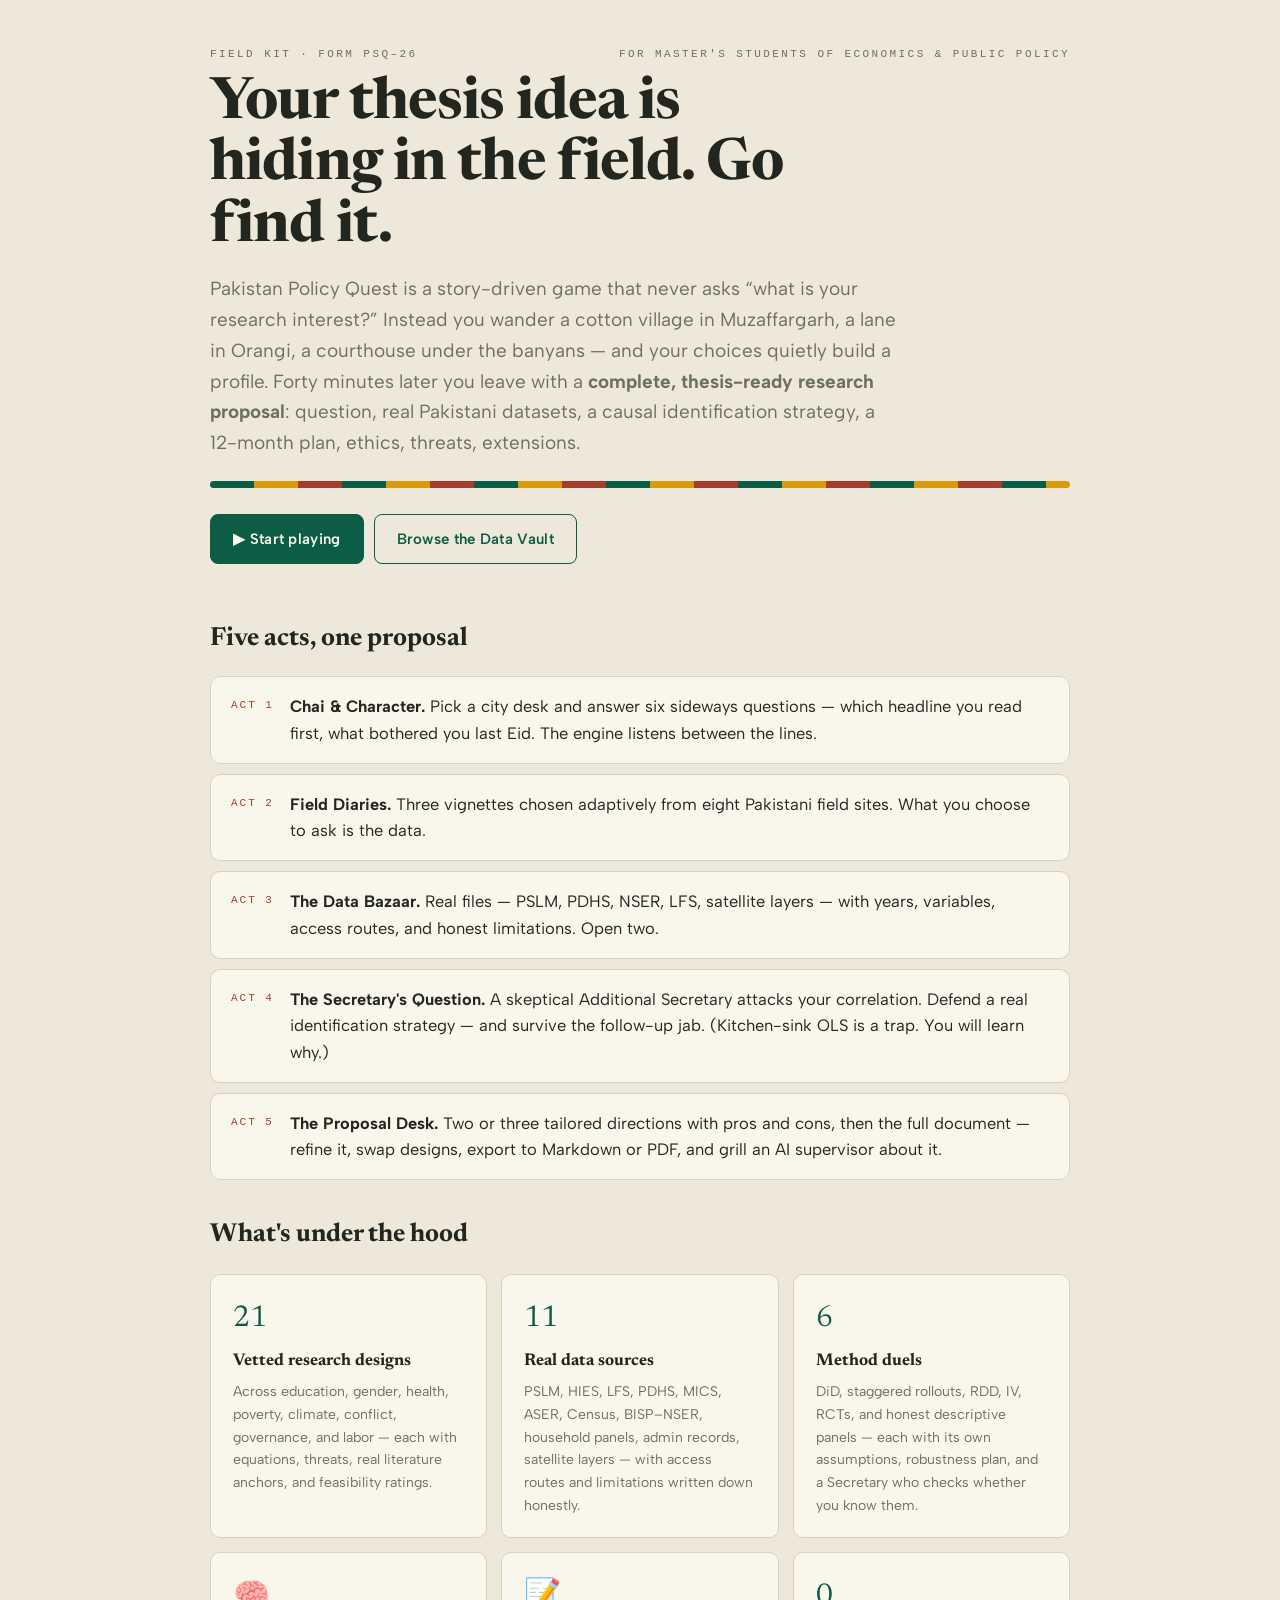
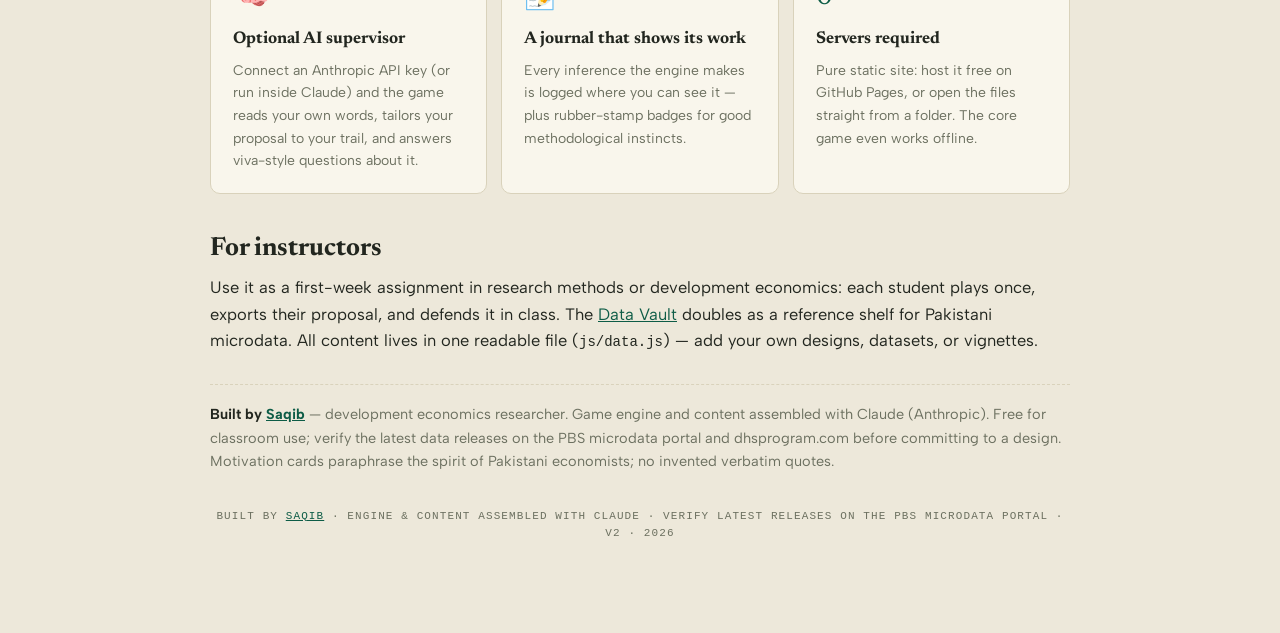
<file: index.html>
<!DOCTYPE html>
<html lang="en">
<head>
<meta charset="utf-8">
<meta name="viewport" content="width=device-width, initial-scale=1">
<title>Pakistan Policy Quest &mdash; From Interest to Impact</title>
<meta name="description" content="A story-driven game that turns Master's students' curiosity into complete, feasible, Pakistan-grounded research proposals: real datasets, causal methods, 12-month plans.">
<link rel="stylesheet" href="css/style.css">
<link rel="preconnect" href="https://fonts.googleapis.com"><link rel="preconnect" href="https://fonts.gstatic.com" crossorigin><link href="https://fonts.googleapis.com/css2?family=Newsreader:opsz,wght@6..72,400;6..72,600;6..72,700&family=Albert+Sans:wght@400;500;600&display=swap" rel="stylesheet"><style>:root{--serif:"Newsreader","Palatino Linotype",Palatino,Georgia,serif;--sans:"Albert Sans",-apple-system,"Segoe UI",Roboto,sans-serif}</style>
</head>
<body>
<div class="wrap">
  <header class="hero">
    <div class="formno"><span>Field Kit &middot; Form PSQ&ndash;26</span><span>For Master's students of economics &amp; public policy</span></div>
    <h1>Your thesis idea is hiding in the field. Go find it.</h1>
    <p class="lede">Pakistan Policy Quest is a story-driven game that never asks &ldquo;what is your research interest?&rdquo; Instead you wander a cotton village in Muzaffargarh, a lane in Orangi, a courthouse under the banyans &mdash; and your choices quietly build a profile. Forty minutes later you leave with a <b>complete, thesis-ready research proposal</b>: question, real Pakistani datasets, a causal identification strategy, a 12-month plan, ethics, threats, extensions.</p>
    <div class="stripe" aria-hidden="true"></div>
    <div class="btnbar">
      <a class="btn" href="play.html" style="text-decoration:none">&#9654; Start playing</a>
      <a class="btn ghost" href="vault.html" style="text-decoration:none">Browse the Data Vault</a>
    </div>
  </header>

  <section class="vs">
    <h2>Five acts, one proposal</h2>
    <div class="actstrip">
      <div class="step"><div><b>Chai &amp; Character.</b> Pick a city desk and answer six sideways questions &mdash; which headline you read first, what bothered you last Eid. The engine listens between the lines.</div></div>
      <div class="step"><div><b>Field Diaries.</b> Three vignettes chosen adaptively from eight Pakistani field sites. What you choose to ask is the data.</div></div>
      <div class="step"><div><b>The Data Bazaar.</b> Real files &mdash; PSLM, PDHS, NSER, LFS, satellite layers &mdash; with years, variables, access routes, and honest limitations. Open two.</div></div>
      <div class="step"><div><b>The Secretary's Question.</b> A skeptical Additional Secretary attacks your correlation. Defend a real identification strategy &mdash; and survive the follow-up jab. (Kitchen-sink OLS is a trap. You will learn why.)</div></div>
      <div class="step"><div><b>The Proposal Desk.</b> Two or three tailored directions with pros and cons, then the full document &mdash; refine it, swap designs, export to Markdown or PDF, and grill an AI supervisor about it.</div></div>
    </div>
  </section>

  <section class="vs">
    <h2>What's under the hood</h2>
    <div class="grid3">
      <div class="feat"><div class="n">21</div><h4>Vetted research designs</h4><p>Across education, gender, health, poverty, climate, conflict, governance, and labor &mdash; each with equations, threats, real literature anchors, and feasibility ratings.</p></div>
      <div class="feat"><div class="n">11</div><h4>Real data sources</h4><p>PSLM, HIES, LFS, PDHS, MICS, ASER, Census, BISP&ndash;NSER, household panels, admin records, satellite layers &mdash; with access routes and limitations written down honestly.</p></div>
      <div class="feat"><div class="n">6</div><h4>Method duels</h4><p>DiD, staggered rollouts, RDD, IV, RCTs, and honest descriptive panels &mdash; each with its own assumptions, robustness plan, and a Secretary who checks whether you know them.</p></div>
      <div class="feat"><div class="n">&#129504;</div><h4>Optional AI supervisor</h4><p>Connect an Anthropic API key (or run inside Claude) and the game reads your own words, tailors your proposal to your trail, and answers viva-style questions about it.</p></div>
      <div class="feat"><div class="n">&#128221;</div><h4>A journal that shows its work</h4><p>Every inference the engine makes is logged where you can see it &mdash; plus rubber-stamp badges for good methodological instincts.</p></div>
      <div class="feat"><div class="n">0</div><h4>Servers required</h4><p>Pure static site: host it free on GitHub Pages, or open the files straight from a folder. The core game even works offline.</p></div>
    </div>
  </section>

  <section class="vs">
    <h2>For instructors</h2>
    <p>Use it as a first-week assignment in research methods or development economics: each student plays once, exports their proposal, and defends it in class. The <a href="vault.html">Data Vault</a> doubles as a reference shelf for Pakistani microdata. All content lives in one readable file (<span style="font-family:var(--mono);font-size:14px">js/data.js</span>) &mdash; add your own designs, datasets, or vignettes.</p>
  </section>

  <div class="credit">
    <p><b>Built by <a href="https://itssaqib.github.io" target="_blank" rel="noopener">Saqib</a></b> &mdash; development economics researcher. Game engine and content assembled with Claude (Anthropic). Free for classroom use; verify the latest data releases on the PBS microdata portal and dhsprogram.com before committing to a design. Motivation cards paraphrase the spirit of Pakistani economists; no invented verbatim quotes.</p>
  </div>
  <footer>Built by <a href="https://itssaqib.github.io" target="_blank" rel="noopener">Saqib</a> &middot; engine &amp; content assembled with Claude &middot; verify latest releases on the PBS microdata portal &middot; v2 &middot; 2026</footer>
</div>
</body>
</html>
</file>
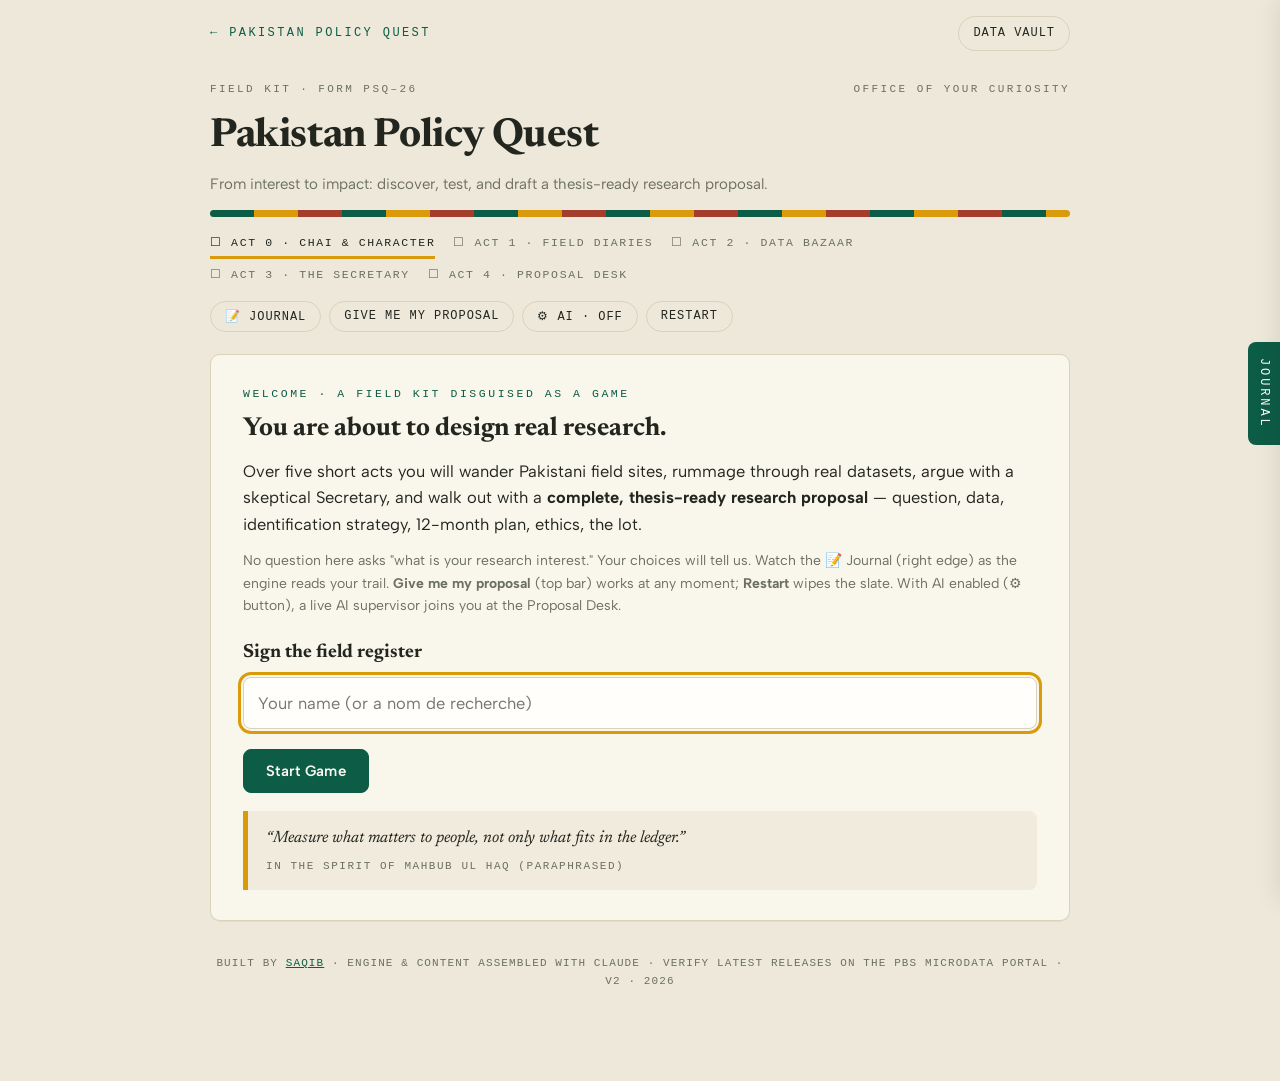
<file: play.html>
<!DOCTYPE html>
<html lang="en">
<head>
<meta charset="utf-8">
<meta name="viewport" content="width=device-width, initial-scale=1">
<title>Play &middot; Pakistan Policy Quest</title>
<meta name="description" content="An interactive research-idea development game for Master's students: discover a thesis-ready, Pakistan-grounded research proposal.">
<link rel="stylesheet" href="css/style.css">
<link rel="preconnect" href="https://fonts.googleapis.com"><link rel="preconnect" href="https://fonts.gstatic.com" crossorigin><link href="https://fonts.googleapis.com/css2?family=Newsreader:opsz,wght@6..72,400;6..72,600;6..72,700&family=Albert+Sans:wght@400;500;600&display=swap" rel="stylesheet"><style>:root{--serif:"Newsreader","Palatino Linotype",Palatino,Georgia,serif;--sans:"Albert Sans",-apple-system,"Segoe UI",Roboto,sans-serif}</style>
</head>
<body>
<div class="wrap">
  <nav class="sitenav noprint">
    <a class="brand" href="index.html">&larr; Pakistan Policy Quest</a>
    <div class="links"><a class="chip" href="vault.html">Data Vault</a></div>
  </nav>
  <header class="masthead">
    <div class="formno"><span>Field Kit &middot; Form PSQ&ndash;26</span><span>Office of Your Curiosity</span></div>
    <h1>Pakistan Policy Quest</h1>
    <div class="sub">From interest to impact: discover, test, and draft a thesis-ready research proposal.</div>
    <div class="stripe" aria-hidden="true"></div>
    <nav class="acts" id="actbar" aria-label="Progress"></nav>
    <div class="topbar noprint">
      <button class="chip" data-act="journal">&#128221; Journal</button>
      <button class="chip" data-act="skip">Give me my proposal</button>
      <button class="chip" id="aichip" data-act="aiCfg">&#9881; AI</button>
      <button class="chip warn" data-act="restartAsk">Restart</button>
    </div>
  </header>
  <main id="screen" aria-live="polite"></main>
  <footer>Built by <a href="https://itssaqib.github.io" target="_blank" rel="noopener">Saqib</a> &middot; engine &amp; content assembled with Claude &middot; verify latest releases on the PBS microdata portal &middot; v2 &middot; 2026</footer>
</div>
<button id="jtab" class="noprint" data-act="journal">Journal</button>
<aside id="journal" class="noprint" aria-label="Research journal">
  <div class="jhead"><h3>&#128221; Research Journal</h3><div class="small">What the engine has inferred so far.</div></div>
  <button class="jclose" data-act="journal" aria-label="Close journal">&times;</button>
  <div id="jbody"></div>
  <div class="stamps" id="stamps"></div>
</aside>
<div id="toast" role="status"></div>
<div id="modalwrap" class="noprint"></div>
<script src="js/data.js"></script>
<script src="js/engine.js"></script>
<script src="js/ai.js"></script>
</body>
</html>
</file>
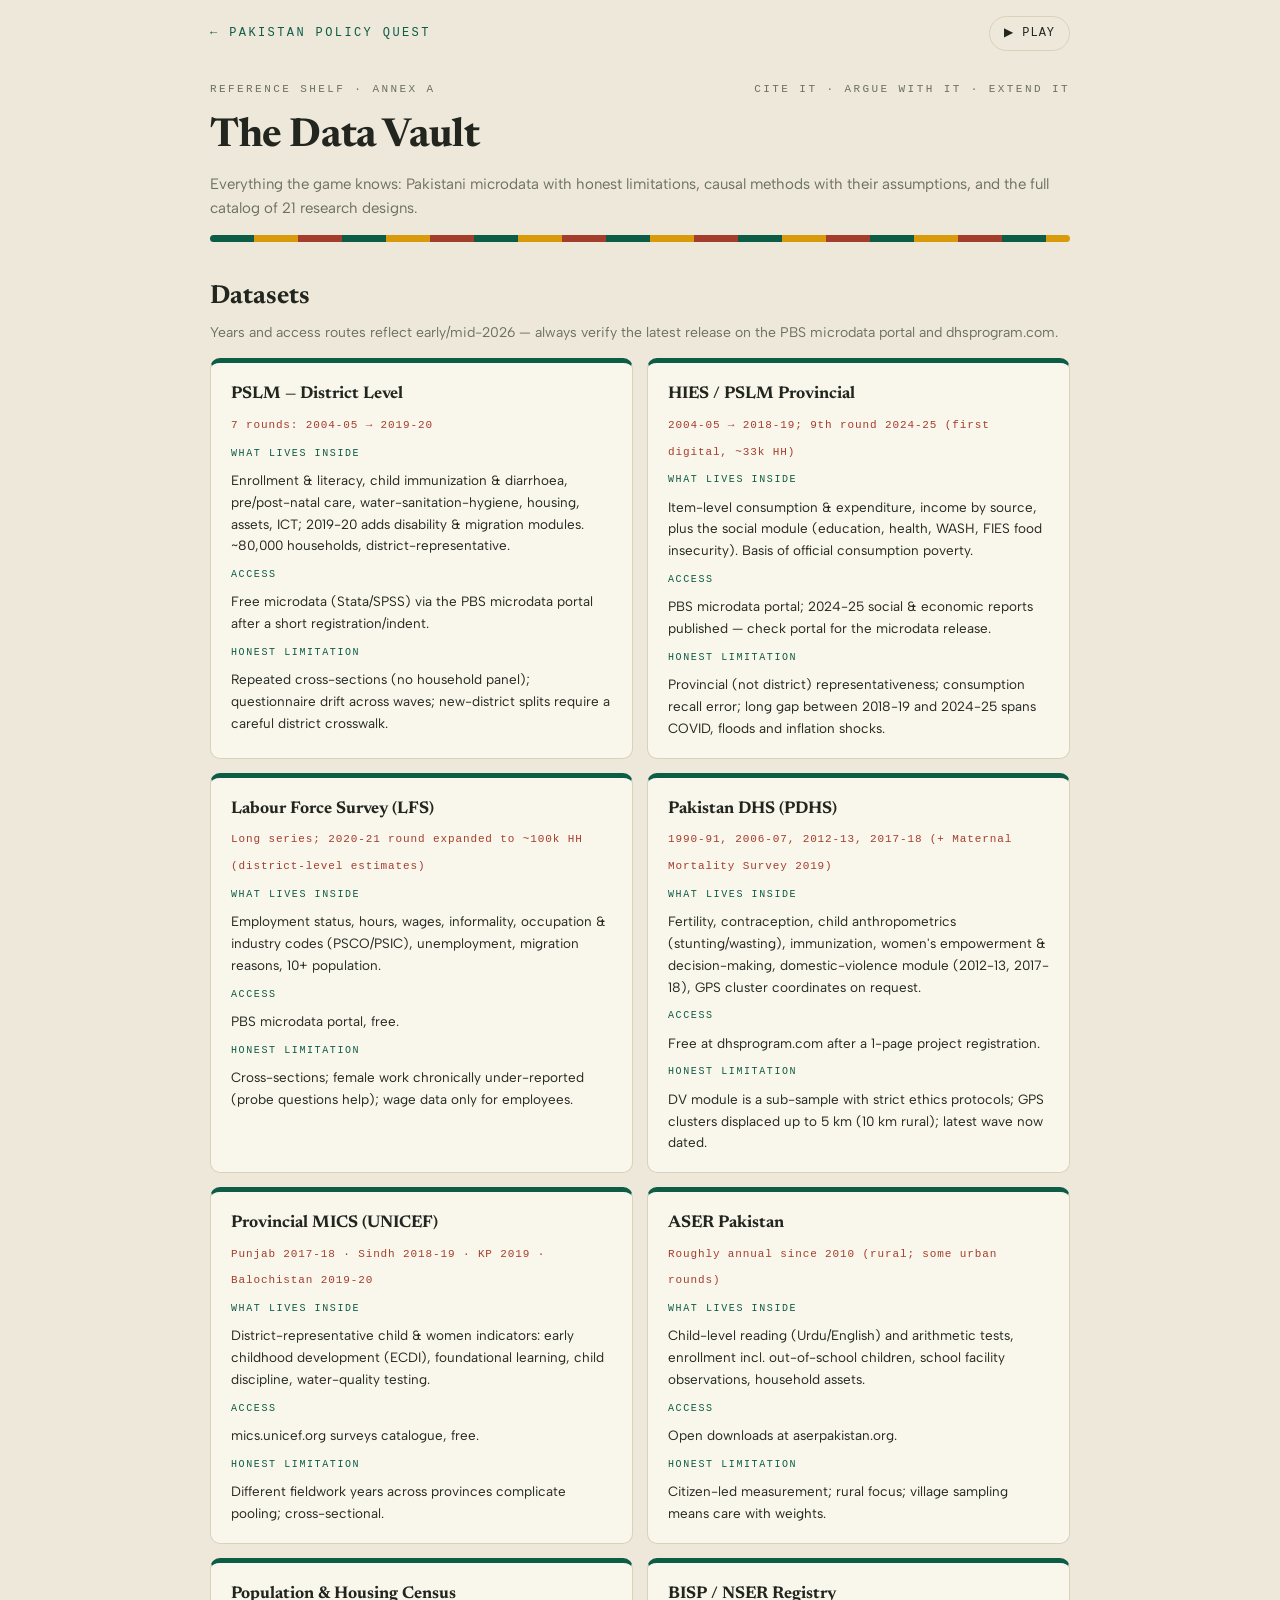
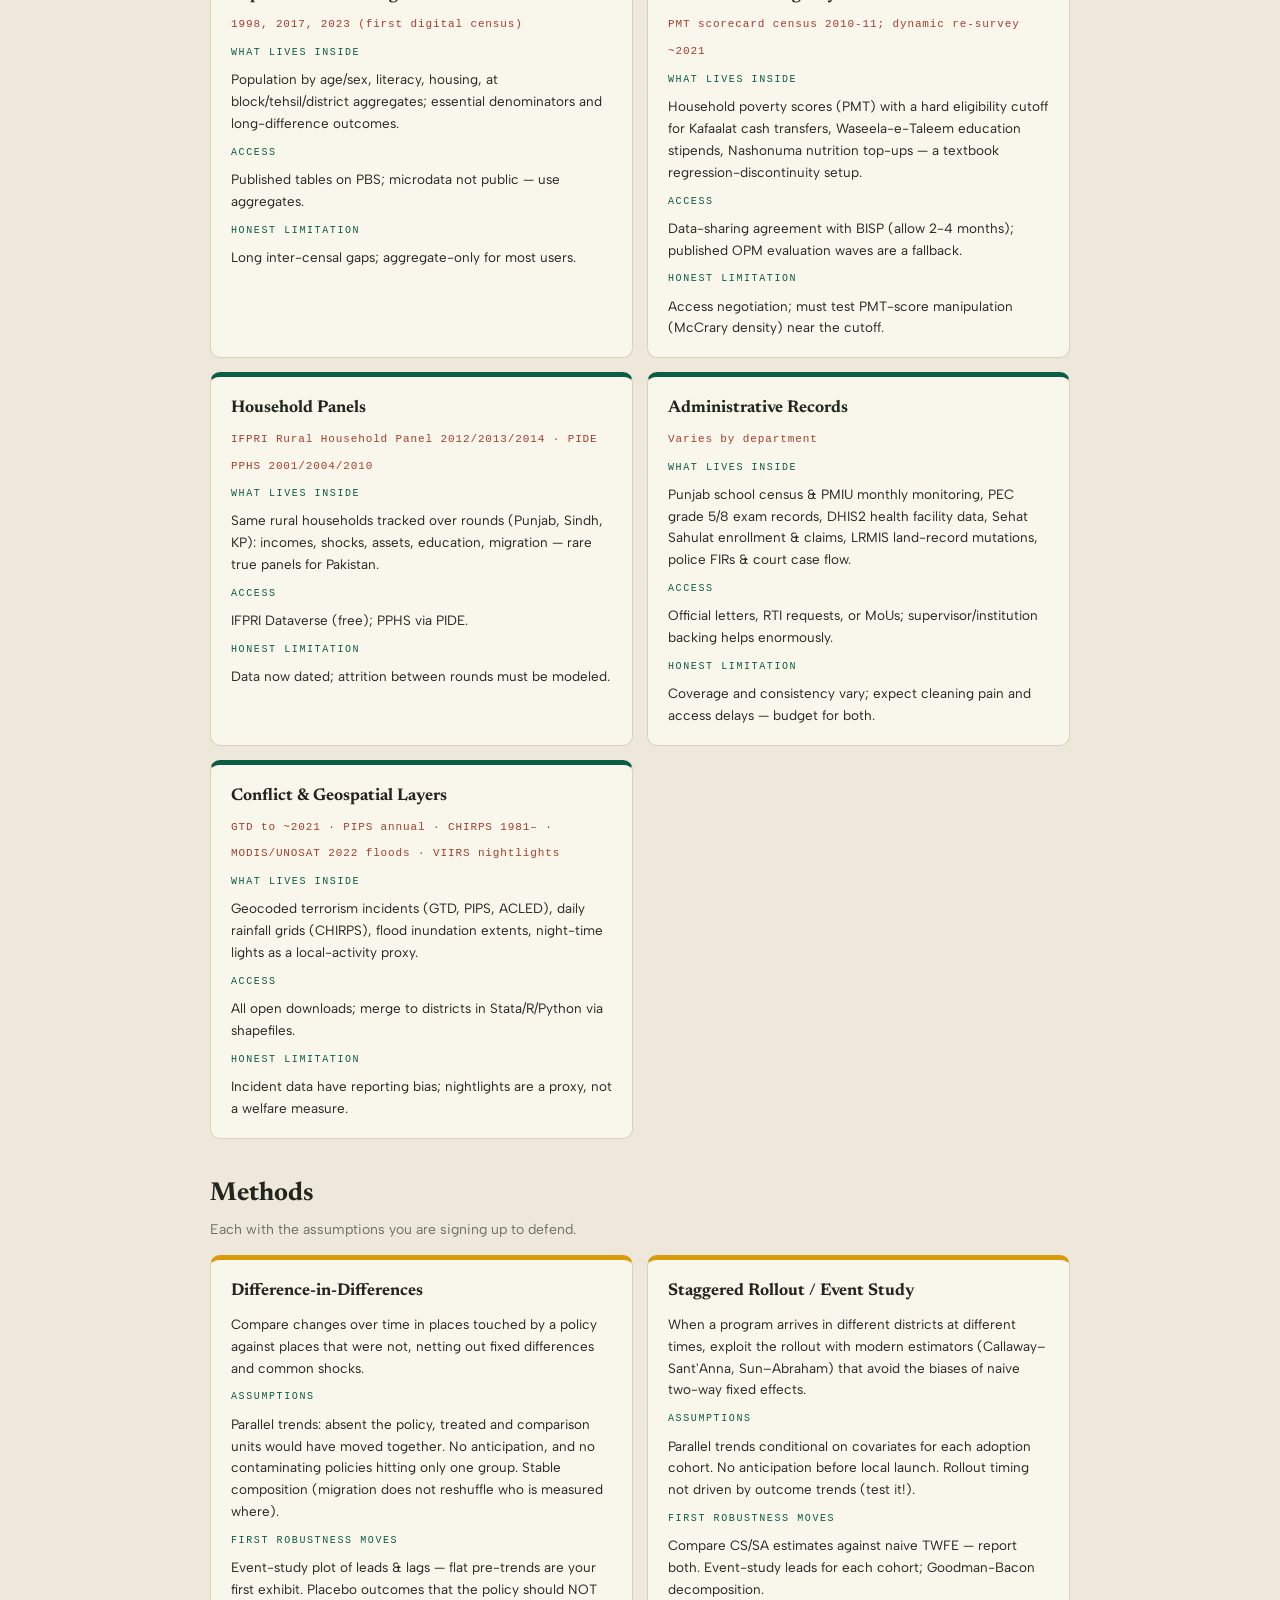
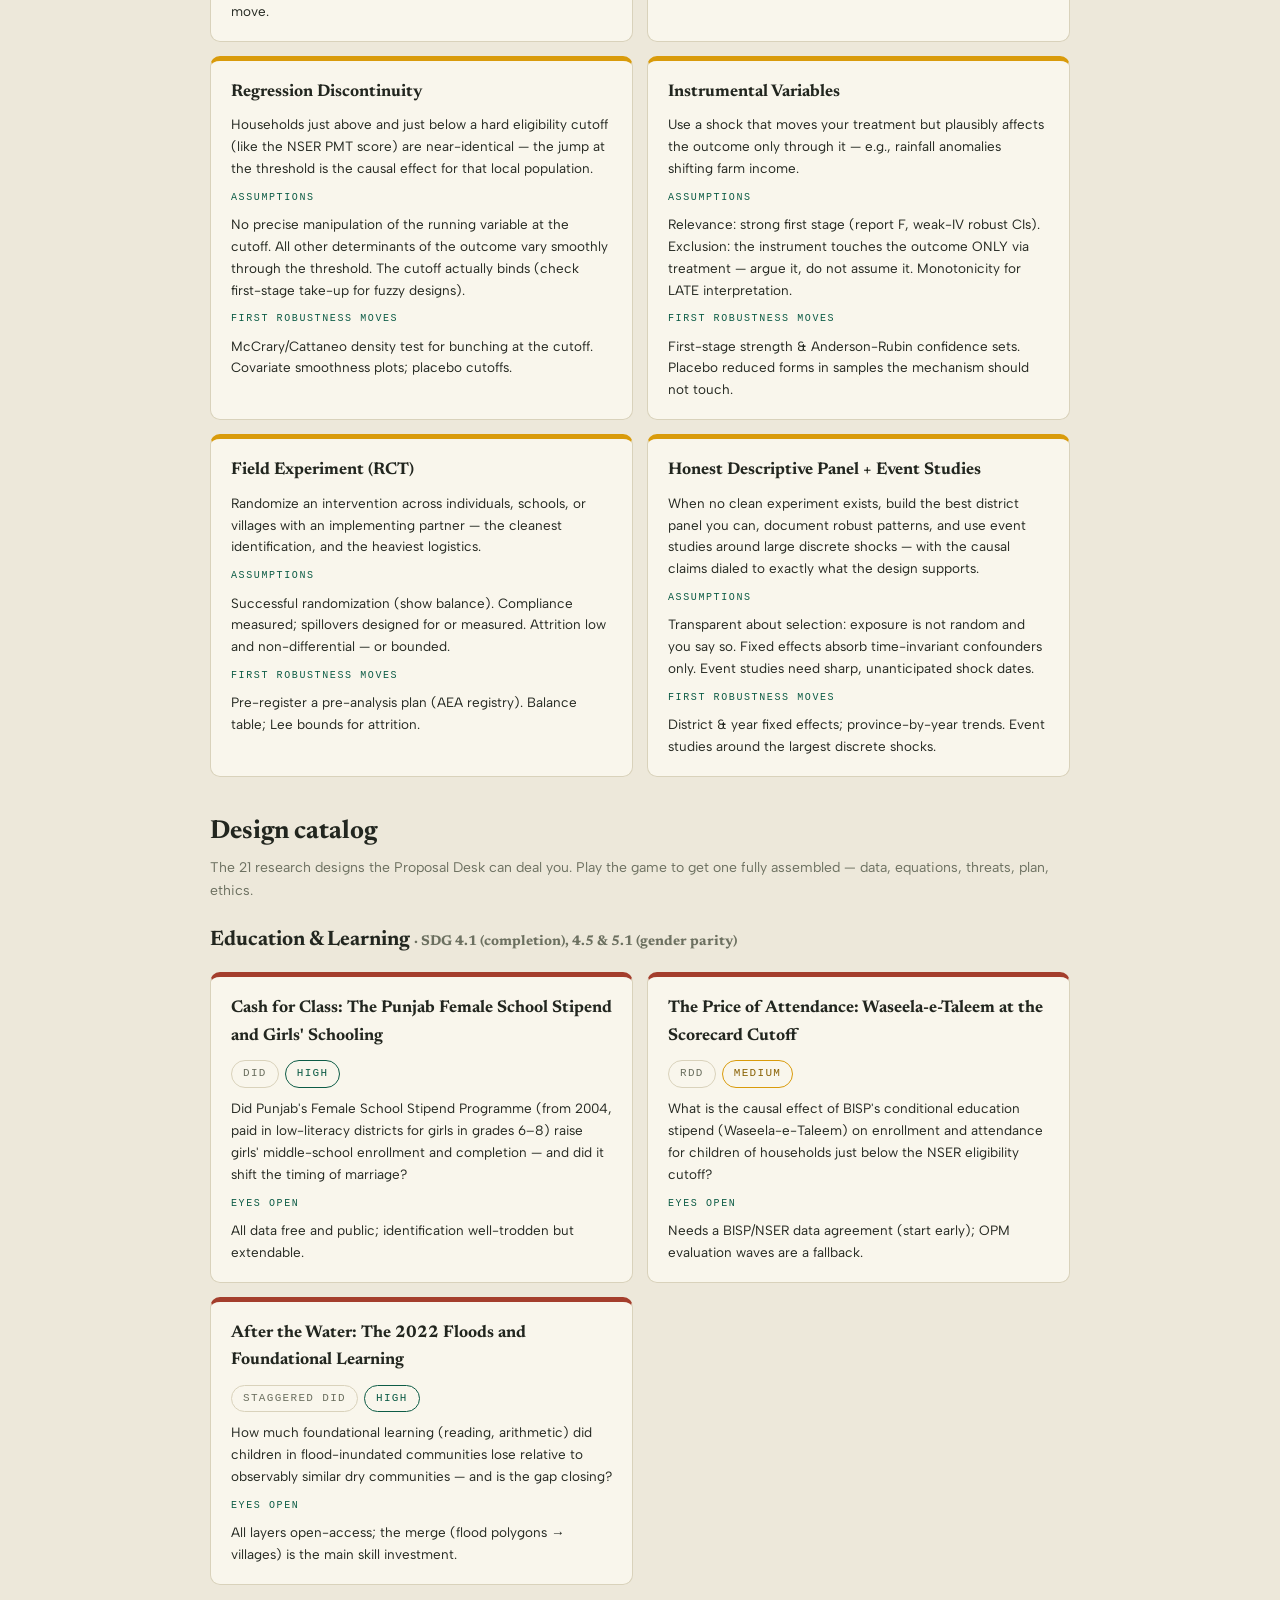
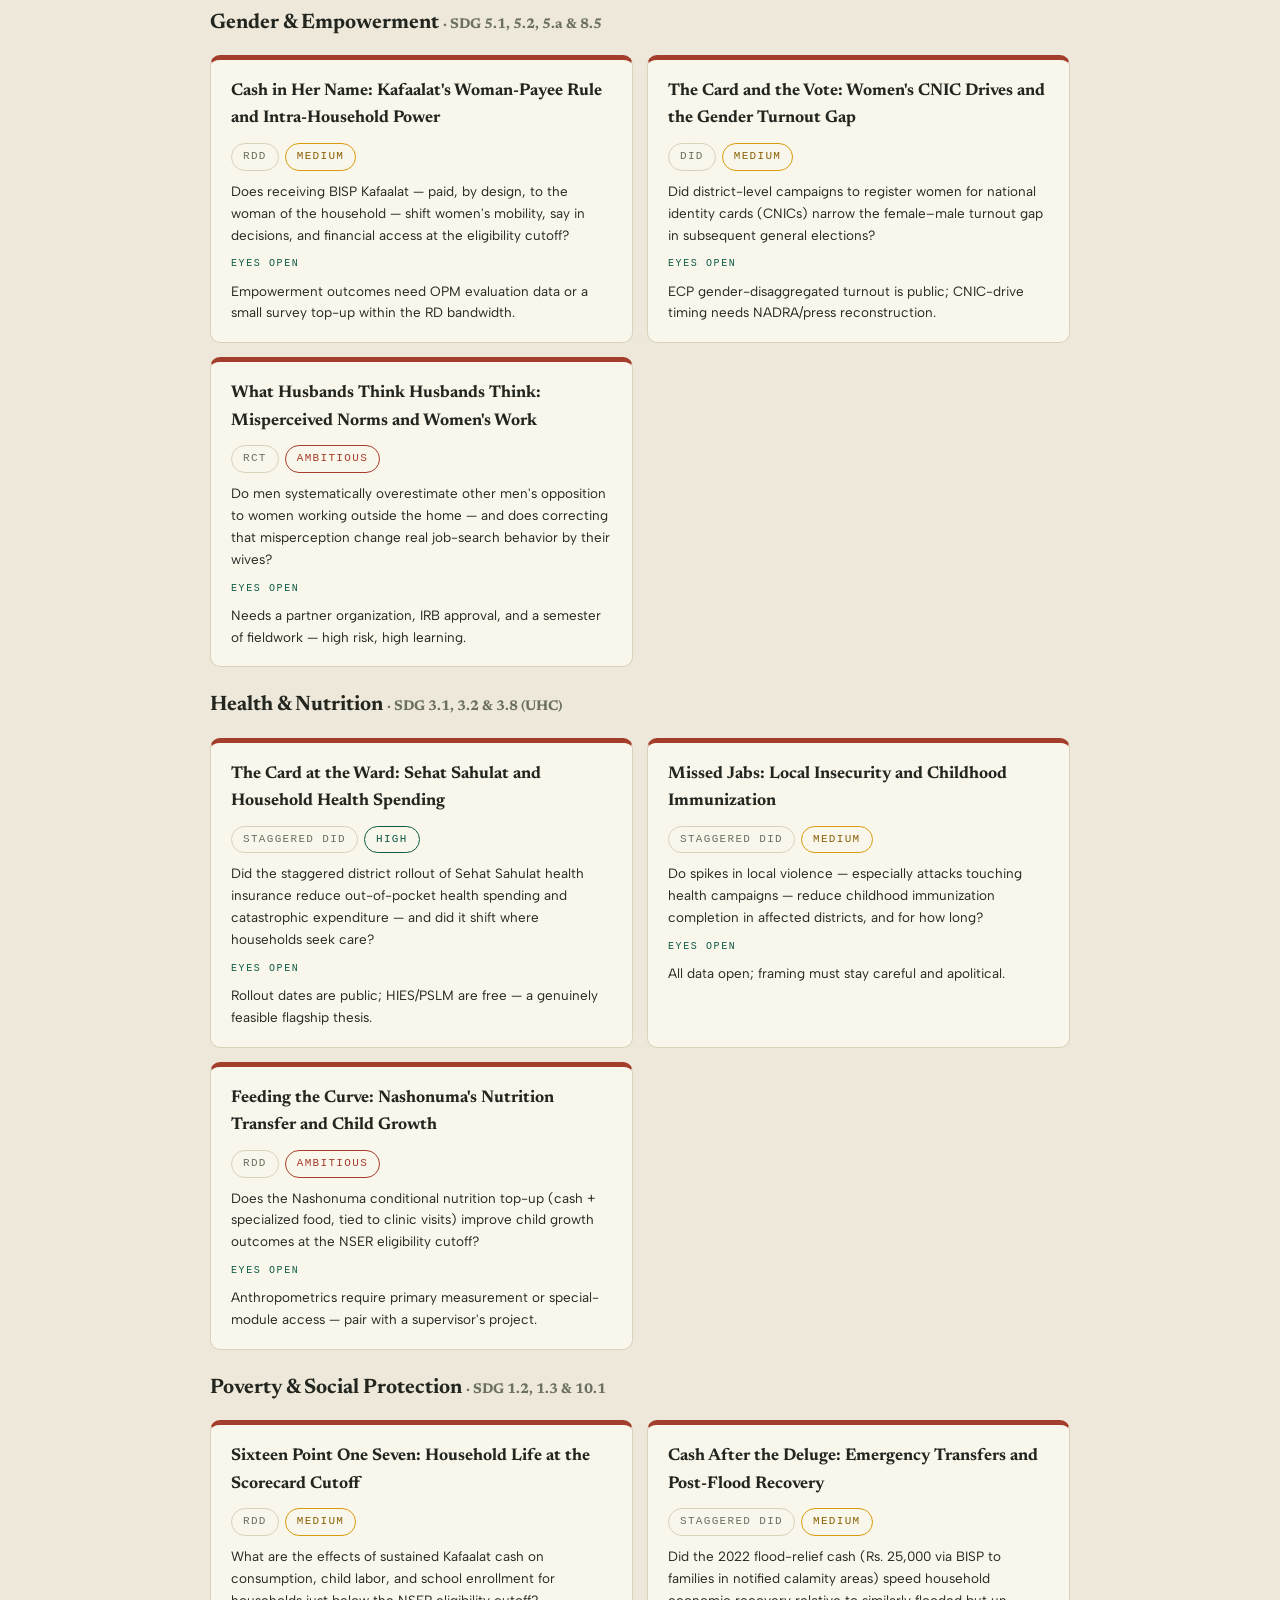
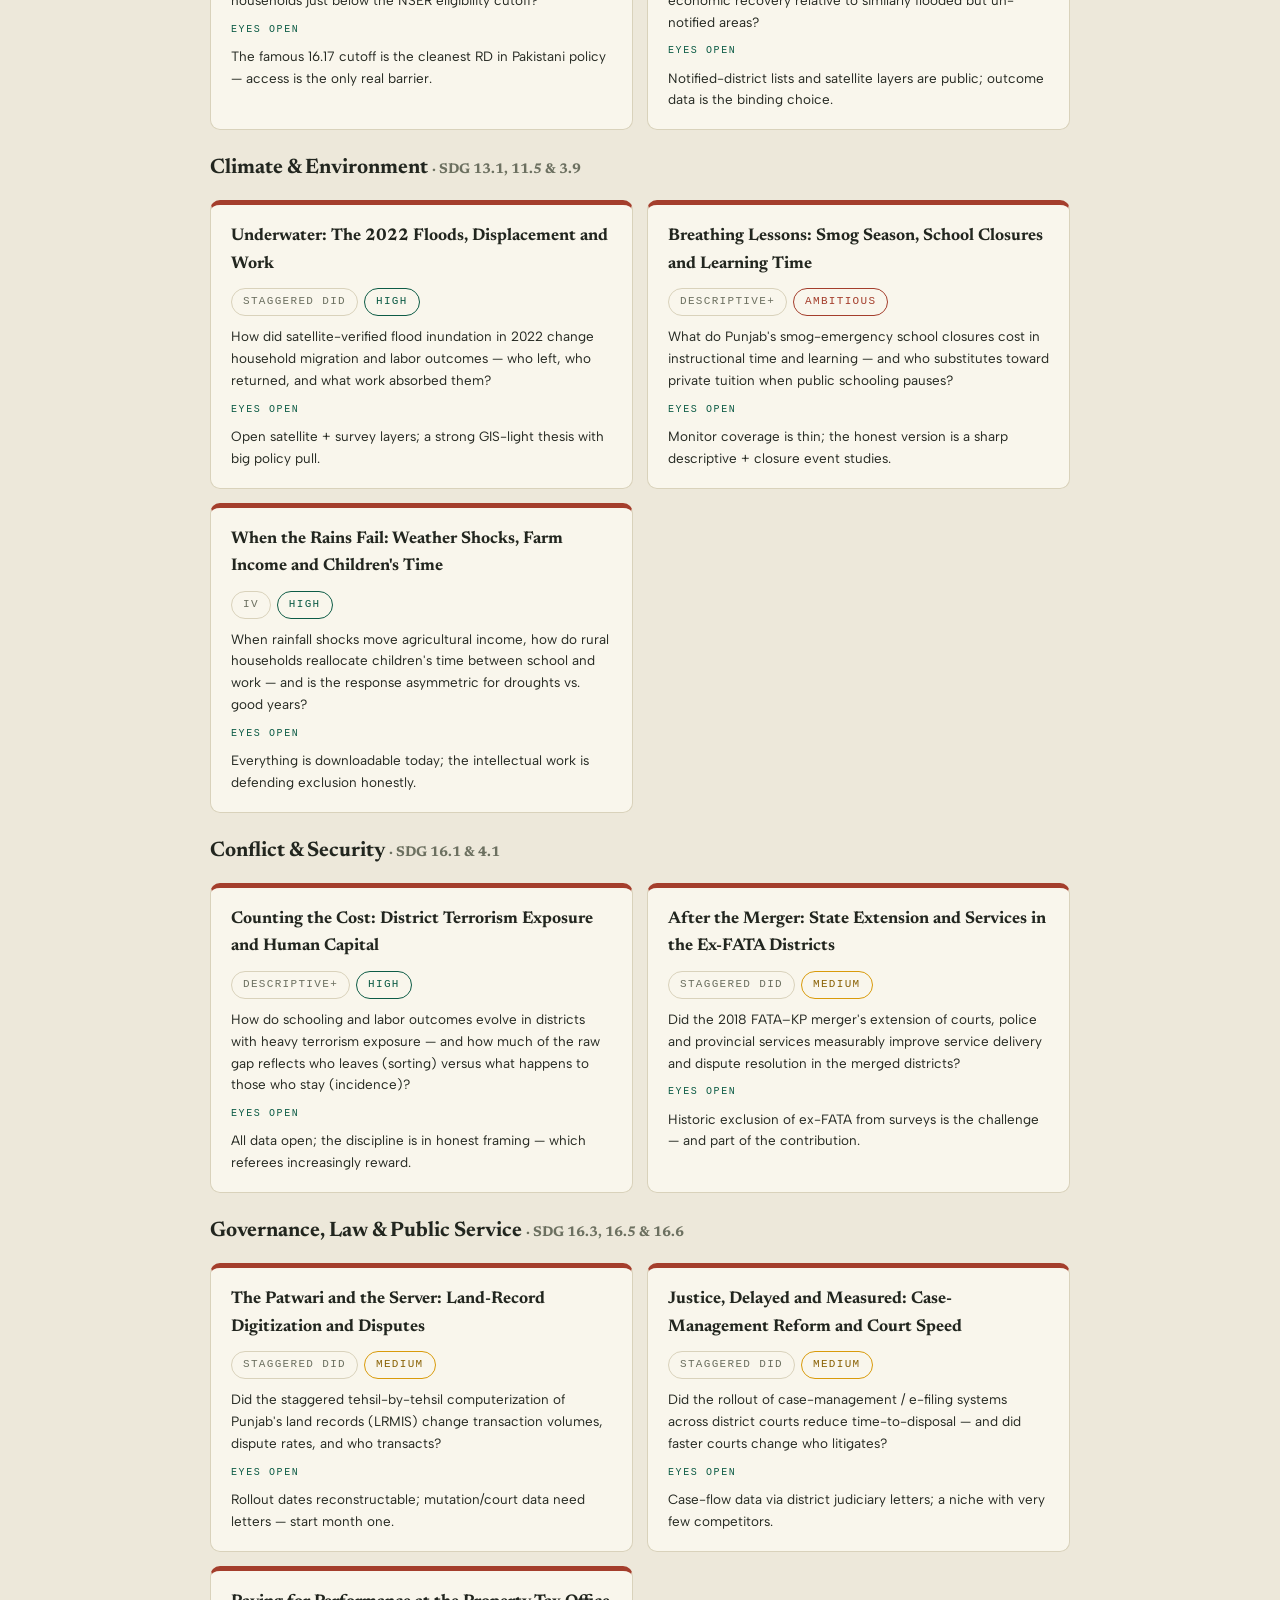
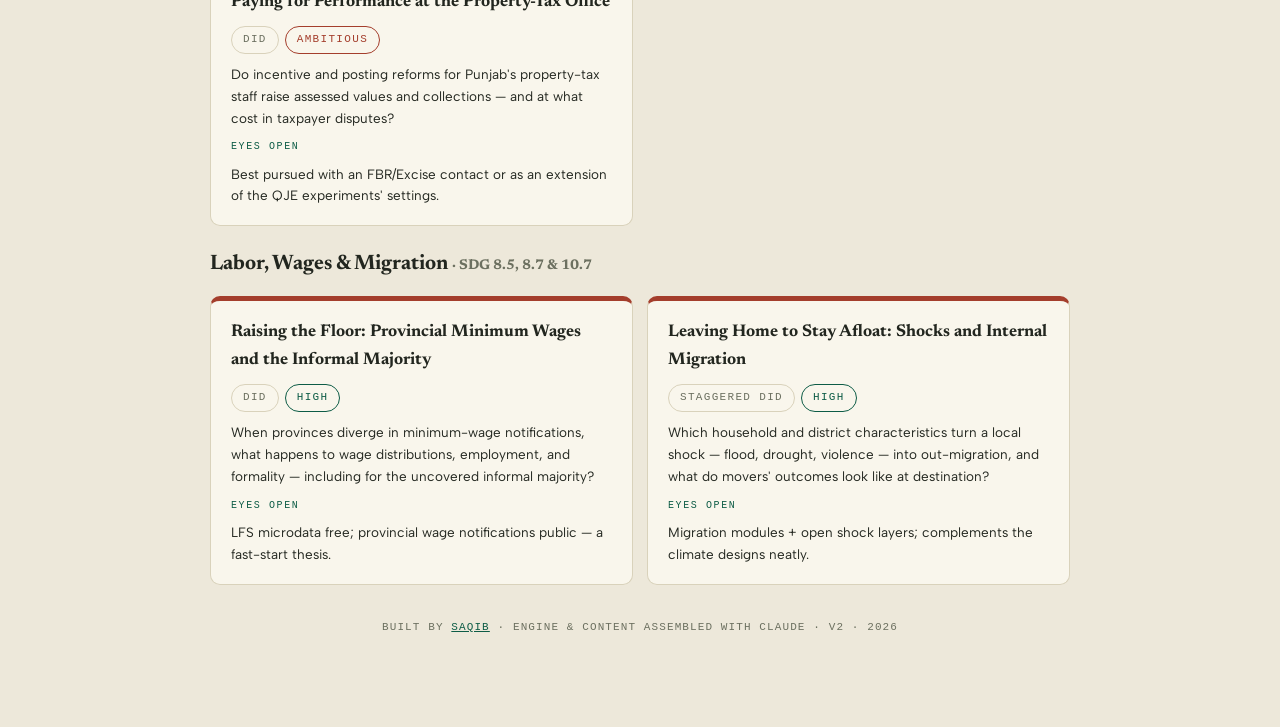
<file: vault.html>
<!DOCTYPE html>
<html lang="en">
<head>
<meta charset="utf-8">
<meta name="viewport" content="width=device-width, initial-scale=1">
<title>Data Vault &middot; Pakistan Policy Quest</title>
<meta name="description" content="A reference shelf of Pakistani microdata, causal methods, and 21 vetted research designs.">
<link rel="stylesheet" href="css/style.css">
<link rel="preconnect" href="https://fonts.googleapis.com"><link rel="preconnect" href="https://fonts.gstatic.com" crossorigin><link href="https://fonts.googleapis.com/css2?family=Newsreader:opsz,wght@6..72,400;6..72,600;6..72,700&family=Albert+Sans:wght@400;500;600&display=swap" rel="stylesheet"><style>:root{--serif:"Newsreader","Palatino Linotype",Palatino,Georgia,serif;--sans:"Albert Sans",-apple-system,"Segoe UI",Roboto,sans-serif}</style>
</head>
<body>
<div class="wrap">
  <nav class="sitenav">
    <a class="brand" href="index.html">&larr; Pakistan Policy Quest</a>
    <div class="links"><a class="chip" href="play.html">&#9654; Play</a></div>
  </nav>
  <header class="masthead">
    <div class="formno"><span>Reference Shelf &middot; Annex A</span><span>Cite it &middot; argue with it &middot; extend it</span></div>
    <h1>The Data Vault</h1>
    <div class="sub">Everything the game knows: Pakistani microdata with honest limitations, causal methods with their assumptions, and the full catalog of 21 research designs.</div>
    <div class="stripe" aria-hidden="true"></div>
  </header>

  <section class="vs"><h2>Datasets</h2>
    <p class="small">Years and access routes reflect early/mid-2026 &mdash; always verify the latest release on the PBS microdata portal and dhsprogram.com.</p>
    <div class="vaultgrid" id="vdata"></div></section>

  <section class="vs"><h2>Methods</h2>
    <p class="small">Each with the assumptions you are signing up to defend.</p>
    <div class="vaultgrid" id="vmeth"></div></section>

  <section class="vs"><h2>Design catalog</h2>
    <p class="small">The 21 research designs the Proposal Desk can deal you. Play the game to get one fully assembled &mdash; data, equations, threats, plan, ethics.</p>
    <div id="vdesign"></div></section>

  <footer>Built by <a href="https://itssaqib.github.io" target="_blank" rel="noopener">Saqib</a> &middot; engine &amp; content assembled with Claude &middot; v2 &middot; 2026</footer>
</div>
<script src="js/data.js"></script>
<script>
"use strict";
(function(){
 var vd=document.getElementById("vdata");
 vd.innerHTML=Object.keys(DATA).map(function(k){var d=DATA[k];
  return '<div class="vcard"><h4>'+d.name+'</h4><span class="yrs">'+d.yrs+'</span>'+
   '<span class="lbl">What lives inside</span><p>'+d.vars+'</p>'+
   '<span class="lbl">Access</span><p>'+d.access+'</p>'+
   '<span class="lbl">Honest limitation</span><p>'+d.limit+'</p></div>';}).join("");
 var vm=document.getElementById("vmeth");
 vm.innerHTML=Object.keys(METH).map(function(k){var m=METH[k];
  return '<div class="vcard mcard"><h4>'+m.label+'</h4><p>'+m.blurb+'</p>'+
   '<span class="lbl">Assumptions</span><p>'+m.assum.join(" ")+'</p>'+
   '<span class="lbl">First robustness moves</span><p>'+m.robust.slice(0,2).join(" ")+'</p></div>';}).join("");
 var vg=document.getElementById("vdesign");
 vg.innerHTML=Object.keys(THEMES).map(function(tk){var t=THEMES[tk];
  return '<h3 style="font-family:var(--serif);font-size:21px;margin:22px 0 10px">'+t.label+' <span class="small">&middot; '+t.sdg+'</span></h3>'+
   '<div class="vaultgrid">'+t.designs.map(function(d){
    return '<div class="vcard dsg"><h4>'+d.title+'</h4>'+
     '<p><span class="pill">'+METH[d.m].short+'</span><span class="pill '+(d.feas==="High"?"hi":d.feas==="Medium"?"med":"amb")+'">'+d.feas+'</span></p>'+
     '<p>'+d.rq+'</p><span class="lbl">Eyes open</span><p>'+d.feasNote+'</p></div>';}).join("")+'</div>';}).join("");
})();
</script>
</body>
</html>
</file>
<file: css/style.css>
/* ============ TOKENS: the field-register kit ============ */
:root{
  --paper:#EDE8DA;          /* aged survey-form paper */
  --card:#F9F6EC;           /* fresh form page */
  --ink:#22261F;            /* fountain-pen ink */
  --muted:#6C7060;          /* pencil annotation */
  --line:#D9D2BB;           /* ruled line */
  --green:#0D5C46;          /* Pakistan ledger green */
  --green-dk:#0A4735;
  --marigold:#D99B0B;       /* truck-art marigold */
  --madder:#A43E2C;         /* rose madder stamp ink */
  --wash:#F0EBDC;
  --radius:10px;
  --serif:"Palatino Linotype",Palatino,"Iowan Old Style",Georgia,"Times New Roman",serif;
  --sans:-apple-system,"Segoe UI",Roboto,"Helvetica Neue",Arial,sans-serif;
  --mono:"Courier New",ui-monospace,Menlo,Consolas,monospace;
}
*{box-sizing:border-box;margin:0;padding:0}
html{scroll-behavior:smooth}
body{background:var(--paper);color:var(--ink);font-family:var(--sans);font-size:16.5px;line-height:1.62;-webkit-font-smoothing:antialiased}
a{color:var(--green)}
button{font-family:inherit;cursor:pointer}
:focus-visible{outline:3px solid var(--marigold);outline-offset:2px;border-radius:4px}

/* ============ MASTHEAD ============ */
.wrap{max-width:900px;margin:0 auto;padding:0 20px 90px}
.masthead{padding:30px 0 0}
.formno{font-family:var(--mono);font-size:11px;letter-spacing:.22em;color:var(--muted);text-transform:uppercase;display:flex;justify-content:space-between;gap:10px;flex-wrap:wrap}
.masthead h1{font-family:var(--serif);font-weight:700;font-size:clamp(26px,4.4vw,40px);letter-spacing:-.01em;margin:6px 0 2px}
.masthead .sub{color:var(--muted);font-size:15px;margin-bottom:14px}
.stripe{height:7px;border-radius:4px;background:repeating-linear-gradient(90deg,var(--green) 0 44px,var(--marigold) 44px 88px,var(--madder) 88px 132px)}

/* act checklist */
.acts{display:flex;gap:4px 18px;flex-wrap:wrap;margin:14px 0 6px;font-family:var(--mono);font-size:11.5px;letter-spacing:.14em;text-transform:uppercase;color:var(--muted)}
.acts span{padding:3px 0;border-bottom:3px solid transparent;white-space:nowrap}
.acts span.done{color:var(--green)}
.acts span.now{color:var(--ink);border-bottom-color:var(--marigold)}
.topbar{display:flex;gap:8px;flex-wrap:wrap;margin:10px 0 22px}
.chip{font-family:var(--mono);font-size:12px;letter-spacing:.08em;text-transform:uppercase;background:transparent;border:1.5px solid var(--line);border-radius:999px;padding:7px 14px;color:var(--ink)}
.chip:hover{border-color:var(--green);color:var(--green)}
.chip.warn:hover{border-color:var(--madder);color:var(--madder)}

/* ============ SCREEN / CARDS ============ */
#screen{animation:fadeup .35s ease both}
@keyframes fadeup{from{opacity:0;transform:translateY(8px)}to{opacity:1;transform:none}}
.card{background:var(--card);border:1px solid var(--line);border-radius:var(--radius);padding:30px 32px;box-shadow:0 1px 0 rgba(34,38,31,.05)}
.card+.card{margin-top:16px}
.kicker{font-family:var(--mono);font-size:11.5px;letter-spacing:.22em;text-transform:uppercase;color:var(--green);margin-bottom:10px}
.card h2{font-family:var(--serif);font-size:26px;line-height:1.25;margin-bottom:12px}
.card h3{font-family:var(--serif);font-size:19px;margin:20px 0 8px}
.card p{margin-bottom:12px}
.card p:last-child{margin-bottom:0}
.small{font-size:14px;color:var(--muted)}
.qnote{font-style:italic;color:var(--muted);font-size:14.5px;margin-top:14px}

/* lettered exam-paper options */
.opts{margin-top:18px;display:grid;gap:10px}
.opt{display:flex;gap:14px;align-items:flex-start;width:100%;text-align:left;background:var(--card);border:1px solid var(--line);border-left:5px solid transparent;border-radius:8px;padding:14px 16px;font-size:15.5px;line-height:1.5;color:var(--ink);transition:border-color .15s,transform .15s,background .15s}
.opt:hover{border-left-color:var(--marigold);background:#FCFAF1;transform:translateX(3px)}
.opt .k{font-family:var(--mono);font-weight:700;color:var(--green);flex:0 0 auto;min-width:26px}
.opt small{display:block;color:var(--muted);margin-top:3px}
.keyhint{font-family:var(--mono);font-size:11px;color:var(--muted);letter-spacing:.1em;margin-top:12px;text-transform:uppercase}

/* inputs & buttons */
input[type=text],textarea{width:100%;background:#FFFEFA;border:1px solid var(--line);border-radius:8px;padding:12px 14px;font:inherit;color:var(--ink)}
textarea{min-height:84px;resize:vertical}
.btnbar{display:flex;gap:10px;flex-wrap:wrap;margin-top:20px}
.btn{background:var(--green);color:#FDFBF3;border:1.5px solid var(--green);border-radius:8px;padding:12px 22px;font-size:15px;font-weight:600;letter-spacing:.02em}
.btn:hover{background:var(--green-dk)}
.btn.ghost{background:transparent;color:var(--green)}
.btn.ghost:hover{background:var(--wash)}
.btn.madder{background:var(--madder);border-color:var(--madder)}
.btn.madder:hover{background:#8C3223}
.btn:disabled{opacity:.45;cursor:not-allowed}

/* quote card between acts */
.quote{border-left:5px solid var(--marigold);background:var(--wash);border-radius:0 8px 8px 0;padding:14px 18px;margin-top:18px;font-family:var(--serif);font-size:16.5px;font-style:italic}
.quote .src{display:block;font-family:var(--mono);font-style:normal;font-size:11px;letter-spacing:.14em;text-transform:uppercase;color:var(--muted);margin-top:6px}

/* ============ DATA BAZAAR ============ */
.stalls{display:grid;grid-template-columns:repeat(auto-fill,minmax(255px,1fr));gap:14px;margin-top:16px}
.stall{background:var(--card);border:1px solid var(--line);border-top:5px solid var(--green);border-radius:8px;padding:16px 18px;text-align:left;transition:transform .15s,border-color .15s}
.stall:hover{transform:translateY(-2px);border-color:var(--green)}
.stall.opened{border-top-color:var(--marigold);opacity:.65}
.stall h4{font-family:var(--serif);font-size:17px;margin-bottom:2px}
.stall .yrs{font-family:var(--mono);font-size:11px;letter-spacing:.1em;color:var(--madder)}
.stall p{font-size:13.5px;color:var(--muted);margin-top:8px;line-height:1.5}
.dcard dt{font-family:var(--mono);font-size:11px;letter-spacing:.16em;text-transform:uppercase;color:var(--green);margin-top:12px}
.dcard dd{margin:2px 0 0;font-size:15px}

/* ============ JOURNAL DRAWER ============ */
#jtab{position:fixed;right:0;top:38%;z-index:40;writing-mode:vertical-rl;background:var(--green);color:#FDFBF3;border:0;border-radius:8px 0 0 8px;padding:16px 9px;font-family:var(--mono);font-size:12px;letter-spacing:.24em;text-transform:uppercase}
#journal{position:fixed;top:0;right:0;height:100vh;width:min(390px,92vw);z-index:50;background:#FBF8ED;border-left:1px solid var(--line);box-shadow:-8px 0 24px rgba(34,38,31,.12);transform:translateX(102%);transition:transform .3s ease;display:flex;flex-direction:column}
#journal.open{transform:none}
#journal .jhead{padding:20px 22px 12px;border-bottom:1px solid var(--line)}
#journal .jhead h3{font-family:var(--serif);font-size:20px}
#jbody{flex:1;overflow-y:auto;padding:8px 22px 26px;background:repeating-linear-gradient(transparent 0 29px,#E9E2CB 29px 30px)}
.je{padding:10px 0 6px;font-size:14.5px;line-height:1.55}
.je .tag{font-family:var(--mono);font-size:10.5px;letter-spacing:.16em;text-transform:uppercase;color:var(--madder);display:block}
.jclose{position:absolute;top:14px;right:14px;background:none;border:0;font-size:22px;color:var(--muted)}
.stamps{padding:12px 22px;border-top:1px dashed var(--line);display:flex;flex-wrap:wrap;gap:10px}

/* rubber-stamp badges — the signature */
.stamp{display:inline-block;font-family:var(--mono);font-size:11px;font-weight:700;letter-spacing:.16em;text-transform:uppercase;color:var(--madder);border:2.5px double var(--madder);border-radius:999px;padding:7px 13px;transform:rotate(-3deg);background:rgba(164,62,44,.04)}
.stamp.new{animation:stampin .45s cubic-bezier(.2,1.6,.4,1) both}
@keyframes stampin{from{opacity:0;transform:scale(1.9) rotate(-14deg)}to{opacity:1;transform:scale(1) rotate(-3deg)}}

/* toast */
#toast{position:fixed;left:50%;bottom:28px;transform:translateX(-50%) translateY(20px);background:var(--ink);color:#F6F2E4;border-radius:999px;padding:11px 22px;font-size:14px;opacity:0;pointer-events:none;transition:all .3s;z-index:60;max-width:88vw;text-align:center}
#toast.show{opacity:1;transform:translateX(-50%)}

/* ============ PROPOSAL DOCUMENT ============ */
.doc{background:var(--card);border:1px solid var(--line);border-radius:var(--radius);padding:38px 42px}
.doc .eyebrow{font-family:var(--mono);font-size:11px;letter-spacing:.24em;text-transform:uppercase;color:var(--madder);margin:30px 0 6px;border-top:1px solid var(--line);padding-top:16px}
.doc .eyebrow:first-of-type{margin-top:16px;border-top:0;padding-top:0}
.doc h2{font-family:var(--serif);font-size:28px;line-height:1.2}
.doc h3{font-family:var(--serif);font-size:18px;margin:6px 0 8px}
.doc p,.doc li{font-size:15.5px}
.doc ul,.doc ol{padding-left:22px;margin:6px 0 10px}
.doc li{margin-bottom:6px}
.eq{font-family:var(--mono);font-size:14px;background:var(--wash);border:1px solid var(--line);border-radius:8px;padding:13px 16px;margin:10px 0;overflow-x:auto;white-space:pre}
.callout{border-left:5px solid var(--marigold);background:var(--wash);padding:12px 16px;border-radius:0 8px 8px 0;font-size:14.5px;margin:12px 0}
.plan{margin-top:6px}
.plan .row{display:grid;grid-template-columns:118px 1fr;gap:14px;padding:9px 0;border-bottom:1px dashed var(--line);font-size:15px}
.plan .m{font-family:var(--mono);font-size:12px;letter-spacing:.1em;color:var(--green);text-transform:uppercase;padding-top:2px}
.refs{font-size:14.5px}
.threat{display:grid;grid-template-columns:1fr;gap:2px;padding:8px 0;border-bottom:1px dashed var(--line);font-size:15px}
.threat b{color:var(--madder)}
.pill{display:inline-block;font-family:var(--mono);font-size:11px;letter-spacing:.12em;text-transform:uppercase;border:1.5px solid var(--line);border-radius:999px;padding:4px 11px;margin:2px 6px 2px 0;color:var(--muted)}
.pill.hi{border-color:var(--green);color:var(--green)}
.pill.med{border-color:var(--marigold);color:#8A6206}
.pill.amb{border-color:var(--madder);color:var(--madder)}

/* direction cards */
.dirs{display:grid;gap:14px;margin-top:16px}
.dir{background:var(--card);border:1px solid var(--line);border-radius:10px;padding:20px 22px;text-align:left;transition:border-color .15s,transform .15s}
.dir:hover{border-color:var(--green);transform:translateY(-2px)}
.dir h4{font-family:var(--serif);font-size:19px;margin:4px 0 6px}
.dir .pc{display:grid;grid-template-columns:1fr 1fr;gap:12px;margin-top:10px;font-size:13.5px}
.dir .pc div{background:var(--wash);border-radius:8px;padding:10px 12px}
.dir .pc b{font-family:var(--mono);font-size:10.5px;letter-spacing:.16em;text-transform:uppercase;display:block;margin-bottom:4px}
.dir .pc .plus b{color:var(--green)}.dir .pc .minus b{color:var(--madder)}

footer{margin-top:34px;font-family:var(--mono);font-size:11px;letter-spacing:.1em;color:var(--muted);text-transform:uppercase;text-align:center}

@media (max-width:640px){
  .card,.doc{padding:22px 18px}
  .dir .pc{grid-template-columns:1fr}
  .plan .row{grid-template-columns:1fr;gap:2px}
}
@media (prefers-reduced-motion:reduce){
  *,#journal,.opt,.stall,.dir{transition:none!important;animation:none!important}
}
@media print{
  body{background:#fff}
  .masthead,.topbar,.acts,#jtab,#journal,#toast,.btnbar,footer,.noprint{display:none!important}
  .doc{border:0;padding:0}
  .wrap{max-width:100%;padding:0}
}

/* ============ v2 ADDITIONS: site chrome, modal, AI hub, landing, vault ============ */
.sitenav{display:flex;justify-content:space-between;align-items:center;gap:14px;padding:16px 0 0;flex-wrap:wrap}
.sitenav .brand{font-family:var(--mono);font-size:12px;letter-spacing:.2em;text-transform:uppercase;color:var(--green);text-decoration:none}
.sitenav .links{display:flex;gap:8px;flex-wrap:wrap}
.sitenav a.chip{text-decoration:none;display:inline-block}

/* modal */
#modalwrap{position:fixed;inset:0;background:rgba(34,38,31,.45);display:none;align-items:center;justify-content:center;z-index:80;padding:20px}
#modalwrap.open{display:flex}
.modal{background:var(--card);border:1px solid var(--line);border-radius:12px;max-width:560px;width:100%;padding:26px 28px;max-height:88vh;overflow-y:auto}
.modal h3{font-family:var(--serif);font-size:21px;margin-bottom:8px}
.modal label{font-family:var(--mono);font-size:11px;letter-spacing:.16em;text-transform:uppercase;color:var(--muted);display:block;margin:14px 0 5px}
.modal select{width:100%;background:#FFFEFA;border:1px solid var(--line);border-radius:8px;padding:11px 12px;font:inherit}

/* AI hub on proposal page */
.aihub{background:var(--card);border:1px solid var(--line);border-left:6px solid var(--green);border-radius:10px;padding:22px 24px;margin-top:16px}
.aihub h3{font-family:var(--serif);font-size:19px;margin-bottom:4px}
.ailog{background:var(--wash);border:1px solid var(--line);border-radius:8px;padding:6px 14px;margin:12px 0;max-height:340px;overflow-y:auto}
.msg{padding:9px 0;font-size:14.5px;line-height:1.55;border-bottom:1px dashed var(--line)}
.msg:last-child{border-bottom:0}
.msg .who{font-family:var(--mono);font-size:10.5px;letter-spacing:.16em;text-transform:uppercase;display:block;margin-bottom:2px}
.msg.you .who{color:var(--madder)}.msg.ai .who{color:var(--green)}
.msg.wait .who{color:var(--muted)}
.askrow{display:flex;gap:8px}
.askrow input{flex:1}
.aipolish{border-left:6px solid var(--green);background:#F3F1E4;border-radius:0 10px 10px 0;padding:16px 20px;margin:14px 0}
.aipolish .who{font-family:var(--mono);font-size:10.5px;letter-spacing:.2em;text-transform:uppercase;color:var(--green)}

/* landing */
.hero{padding:46px 0 20px;text-align:left}
.hero .formno{margin-bottom:10px}
.hero h1{font-family:var(--serif);font-size:clamp(34px,6vw,58px);line-height:1.06;letter-spacing:-.015em;max-width:16ch}
.hero p.lede{font-size:19px;color:var(--muted);max-width:58ch;margin:16px 0 22px}
.hero .stripe{margin:18px 0 26px}
.grid3{display:grid;grid-template-columns:repeat(auto-fit,minmax(230px,1fr));gap:14px;margin-top:18px}
.feat{background:var(--card);border:1px solid var(--line);border-radius:10px;padding:20px 22px}
.feat .n{font-family:var(--serif);font-size:30px;color:var(--green)}
.feat h4{font-family:var(--serif);font-size:17px;margin:4px 0 6px}
.feat p{font-size:14px;color:var(--muted)}
.actstrip{counter-reset:act;display:grid;gap:10px;margin-top:16px}
.actstrip .step{display:flex;gap:16px;align-items:flex-start;background:var(--card);border:1px solid var(--line);border-radius:10px;padding:16px 20px}
.actstrip .step::before{counter-increment:act;content:"Act " counter(act);font-family:var(--mono);font-size:11px;letter-spacing:.18em;color:var(--madder);text-transform:uppercase;white-space:nowrap;padding-top:4px}
.credit{margin-top:30px;border-top:1px dashed var(--line);padding-top:18px;font-size:14.5px;color:var(--muted)}
.credit b{color:var(--ink)}

/* vault */
.vaultgrid{display:grid;grid-template-columns:repeat(auto-fill,minmax(300px,1fr));gap:14px;margin-top:14px}
.vcard{background:var(--card);border:1px solid var(--line);border-top:5px solid var(--green);border-radius:10px;padding:18px 20px}
.vcard h4{font-family:var(--serif);font-size:17px}
.vcard .yrs{font-family:var(--mono);font-size:11px;color:var(--madder);letter-spacing:.08em}
.vcard p{font-size:13.5px;margin-top:8px}
.vcard .lbl{font-family:var(--mono);font-size:10px;letter-spacing:.16em;text-transform:uppercase;color:var(--green);display:block;margin-top:10px}
.mcard{border-top-color:var(--marigold)}
.dsg{border-top-color:var(--madder)}
section.vs{margin-top:34px}
section.vs>h2{font-family:var(--serif);font-size:26px;margin-bottom:4px}
section.vs>p.small{margin-bottom:6px}

@media (max-width:640px){.hero{padding-top:28px}}
</file>
